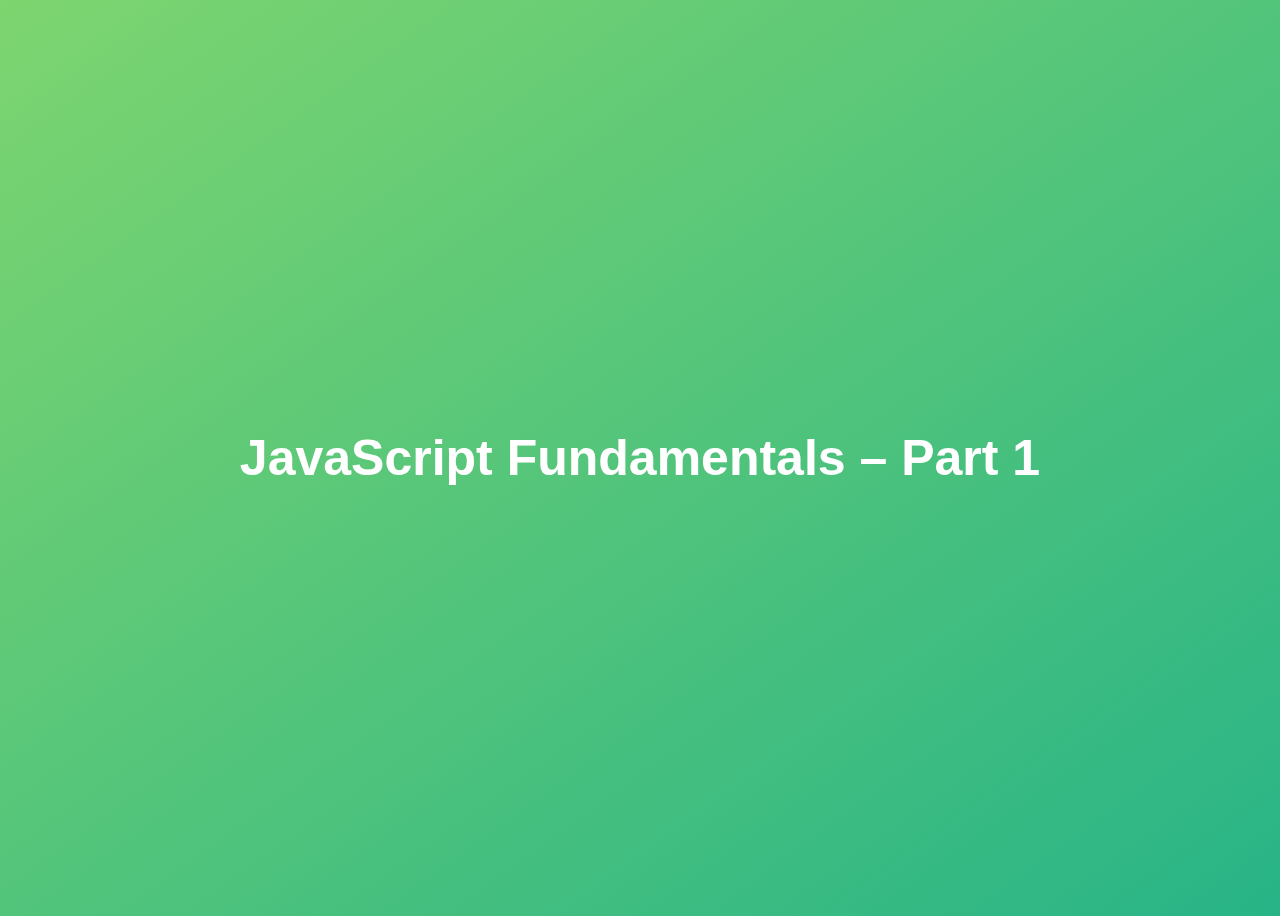
<file: 01-Fundamentals-Part-1/final/index.html>
<!DOCTYPE html>
<html lang="en">
  <head>
    <meta charset="UTF-8" />
    <meta name="viewport" content="width=device-width, initial-scale=1.0" />
    <meta http-equiv="X-UA-Compatible" content="ie=edge" />
    <title>JavaScript Fundamentals – Part 1</title>
    <style>
      body {
        height: 100vh;
        display: flex;
        align-items: center;
        background: linear-gradient(to top left, #28b487, #7dd56f);
      }
      h1 {
        font-family: sans-serif;
        font-size: 50px;
        line-height: 1.3;
        width: 100%;
        padding: 30px;
        text-align: center;
        color: white;
      }
    </style>
  </head>
  <body>
    <h1>JavaScript Fundamentals – Part 1</h1>

    <script src="script.js"></script>
  </body>
</html>
</file>
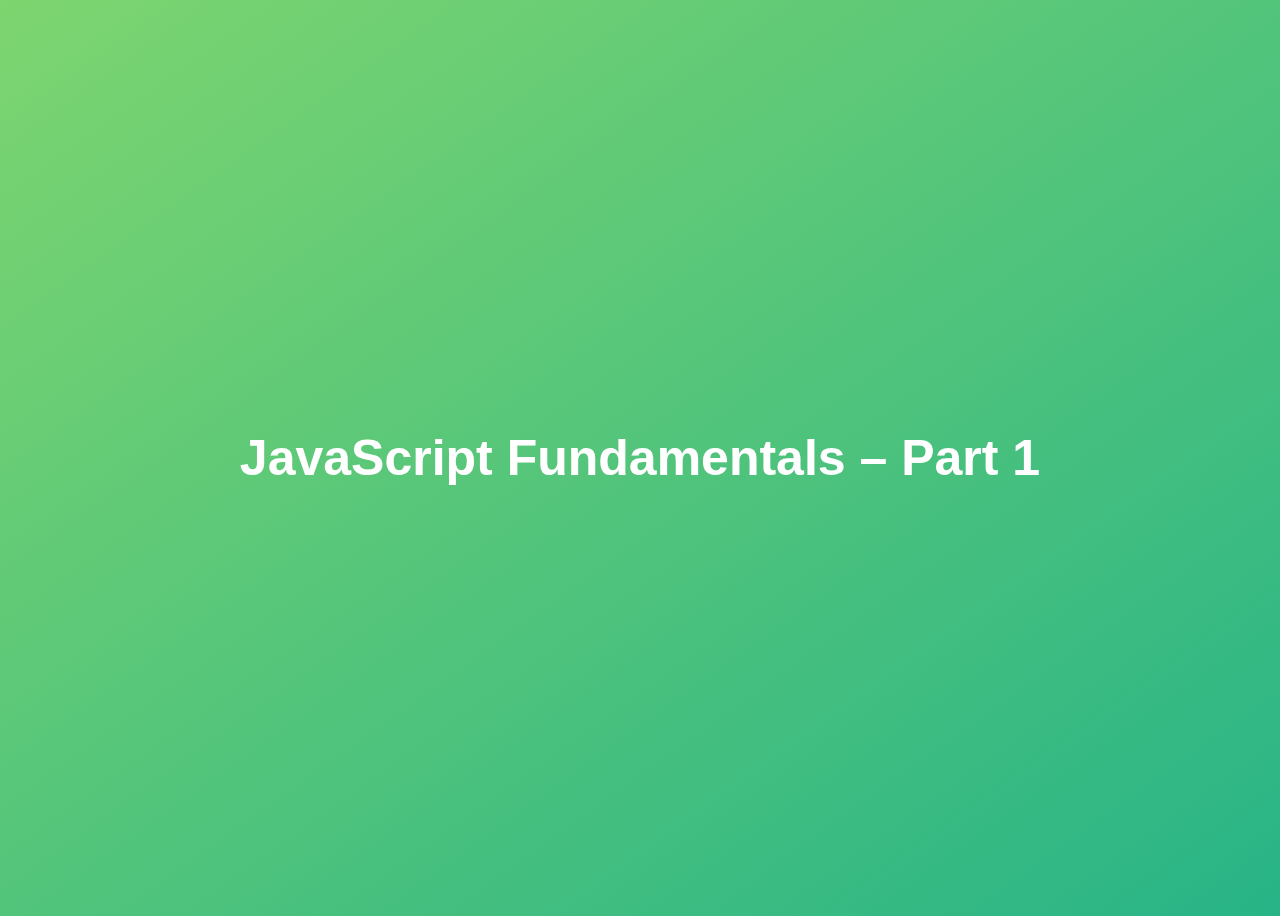
<file: 01-Fundamentals-Part-1/starter/index.html>
<!DOCTYPE html>
<html lang="en">
  <head>
    <meta charset="UTF-8" />
    <meta name="viewport" content="width=device-width, initial-scale=1.0" />
    <meta http-equiv="X-UA-Compatible" content="ie=edge" />
    <title>JavaScript Fundamentals – Part 1</title>
    <style>
      body {
        height: 100vh;
        display: flex;
        align-items: center;
        background: linear-gradient(to top left, #28b487, #7dd56f);
      }
      h1 {
        font-family: sans-serif;
        font-size: 50px;
        line-height: 1.3;
        width: 100%;
        padding: 30px;
        text-align: center;
        color: white;
      }
    </style>

    <script src="script.js"></script>
  </head>
  <body>
    <h1>JavaScript Fundamentals – Part 1</h1>
  </body>
</html>
</file>
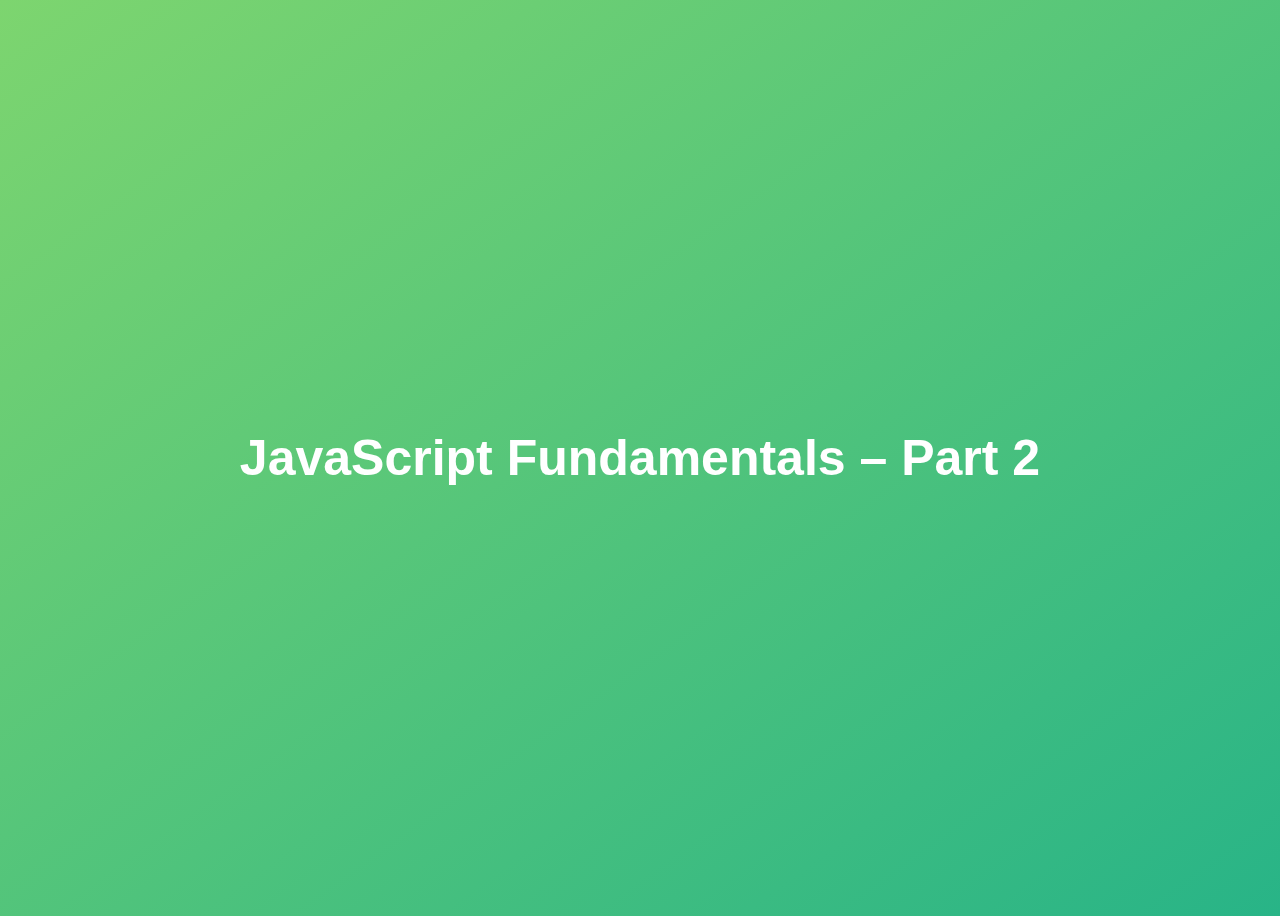
<file: 02-Fundamentals-Part-2/final/index.html>
<!DOCTYPE html>
<html lang="en">
  <head>
    <meta charset="UTF-8" />
    <meta name="viewport" content="width=device-width, initial-scale=1.0" />
    <meta http-equiv="X-UA-Compatible" content="ie=edge" />
    <title>JavaScript Fundamentals – Part 2</title>
    <style>
      body {
        height: 100vh;
        display: flex;
        align-items: center;
        background: linear-gradient(to top left, #28b487, #7dd56f);
      }
      h1 {
        font-family: sans-serif;
        font-size: 50px;
        line-height: 1.3;
        width: 100%;
        padding: 30px;
        text-align: center;
        color: white;
      }
    </style>
  </head>
  <body>
    <h1>JavaScript Fundamentals – Part 2</h1>
    <script src="script.js"></script>
  </body>
</html>
</file>
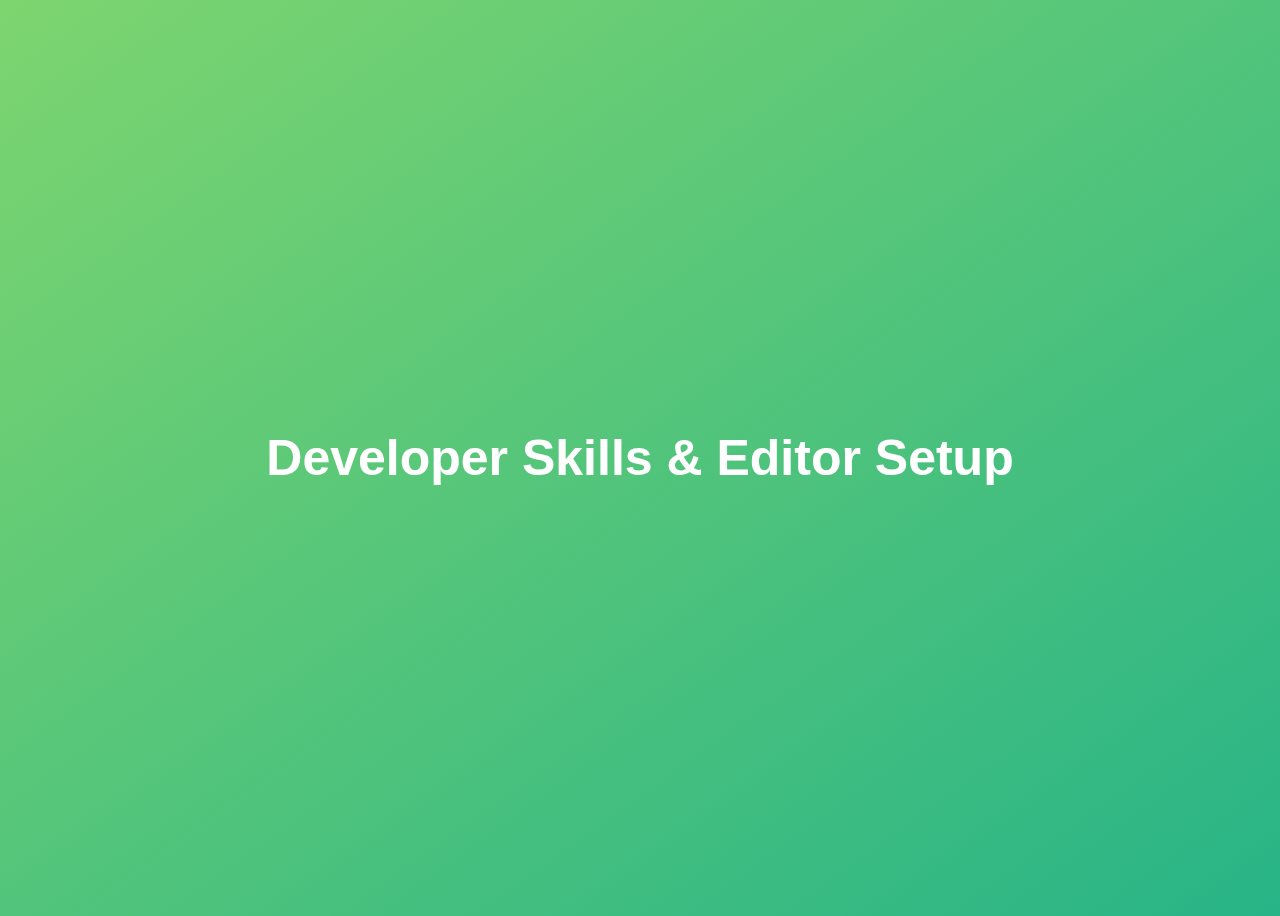
<file: 03-Developer-Skills/final/index.html>
<!DOCTYPE html>
<html lang="en">
  <head>
    <meta charset="UTF-8" />
    <meta name="viewport" content="width=device-width, initial-scale=1.0" />
    <meta http-equiv="X-UA-Compatible" content="ie=edge" />
    <title>Developer Skills & Editor Setup</title>
    <style>
      body {
        height: 100vh;
        display: flex;
        align-items: center;
        background: linear-gradient(to top left, #28b487, #7dd56f);
      }
      h1 {
        font-family: sans-serif;
        font-size: 50px;
        line-height: 1.3;
        width: 100%;
        padding: 30px;
        text-align: center;
        color: white;
      }
    </style>
  </head>
  <body>
    <h1>Developer Skills & Editor Setup</h1>
    <script src="script.js"></script>
  </body>
</html>
</file>
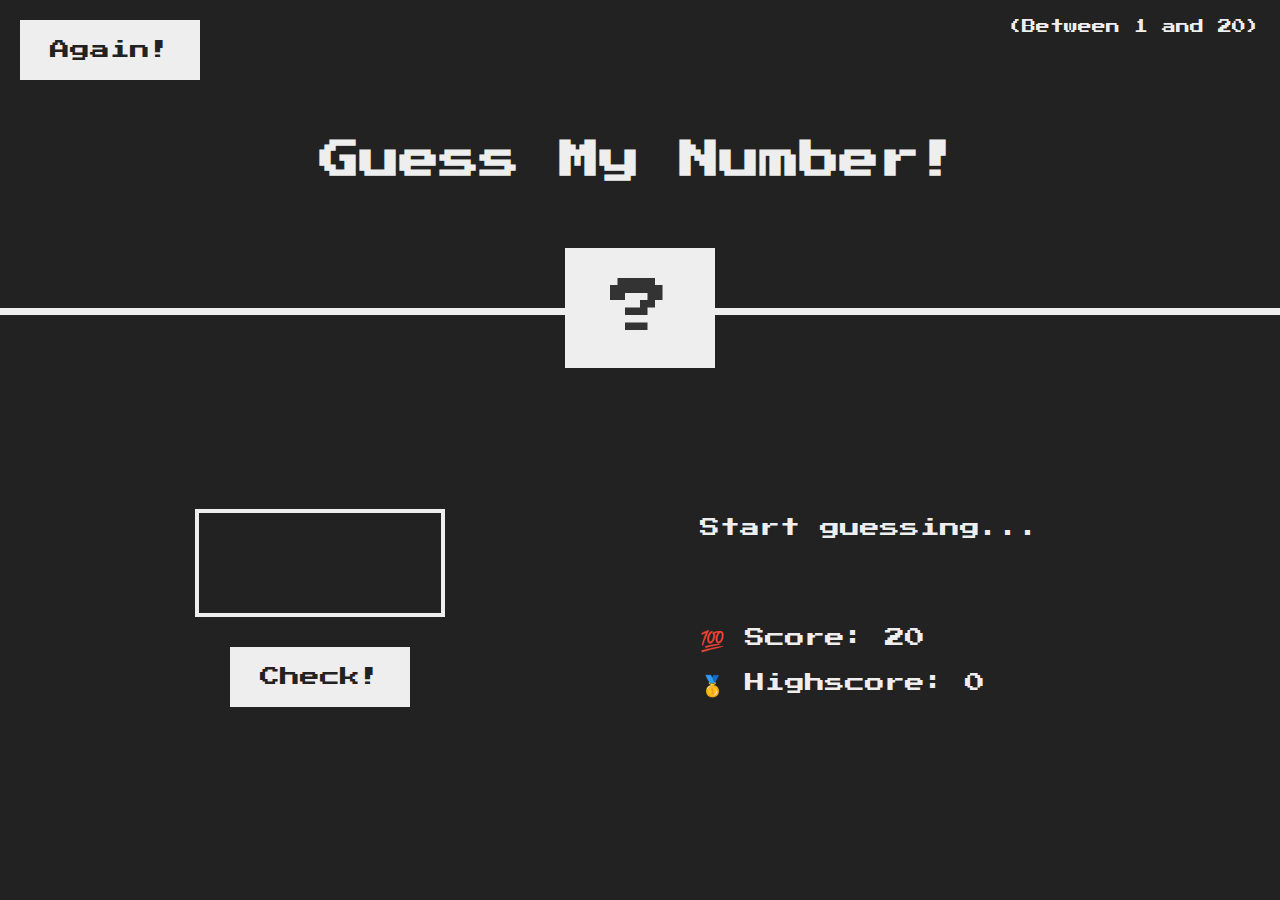
<file: 05-Guess-My-Number/final/index.html>
<!DOCTYPE html>
<html lang="en">
  <head>
    <meta charset="UTF-8" />
    <meta name="viewport" content="width=device-width, initial-scale=1.0" />
    <meta http-equiv="X-UA-Compatible" content="ie=edge" />
    <link rel="stylesheet" href="style.css" />
    <title>Guess My Number!</title>
  </head>
  <body>
    <header>
      <h1>Guess My Number!</h1>
      <p class="between">(Between 1 and 20)</p>
      <button class="btn again">Again!</button>
      <div class="number">?</div>
    </header>
    <main>
      <section class="left">
        <input type="number" class="guess" />
        <button class="btn check">Check!</button>
      </section>
      <section class="right">
        <p class="message">Start guessing...</p>
        <p class="label-score">💯 Score: <span class="score">20</span></p>
        <p class="label-highscore">
          🥇 Highscore: <span class="highscore">0</span>
        </p>
      </section>
    </main>
    <script src="script.js"></script>
  </body>
</html>
</file>
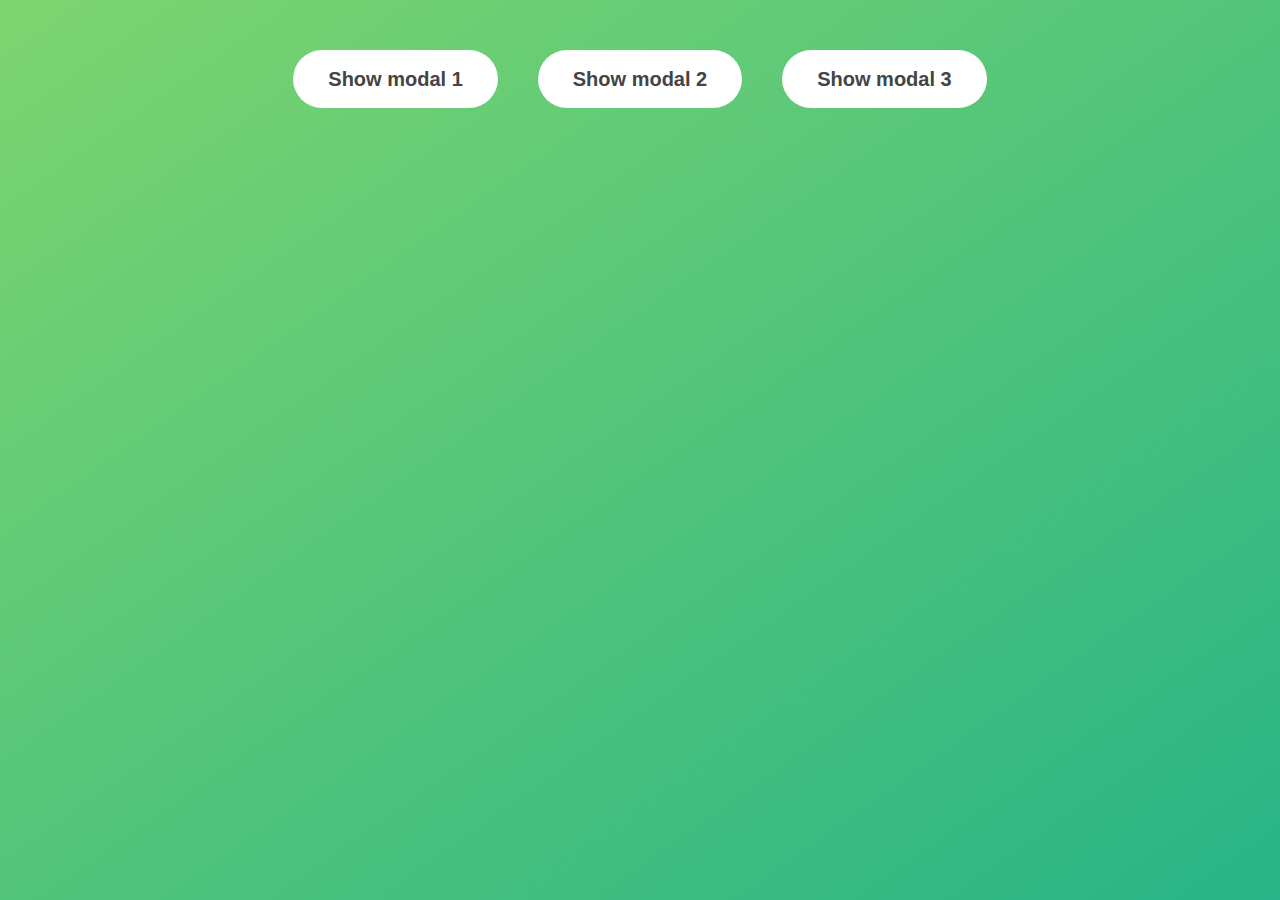
<file: 06-Modal/final/index.html>
<!DOCTYPE html>
<html lang="en">
  <head>
    <meta charset="UTF-8" />
    <meta name="viewport" content="width=device-width, initial-scale=1.0" />
    <meta http-equiv="X-UA-Compatible" content="ie=edge" />
    <link rel="stylesheet" href="style.css" />
    <title>Modal window</title>
  </head>
  <body>
    <button class="show-modal">Show modal 1</button>
    <button class="show-modal">Show modal 2</button>
    <button class="show-modal">Show modal 3</button>

    <div class="modal hidden">
      <button class="close-modal">&times;</button>
      <h1>I'm a modal window 😍</h1>
      <p>
        Lorem ipsum dolor sit amet, consectetur adipisicing elit, sed do eiusmod
        tempor incididunt ut labore et dolore magna aliqua. Ut enim ad minim
        veniam, quis nostrud exercitation ullamco laboris nisi ut aliquip ex ea
        commodo consequat. Duis aute irure dolor in reprehenderit in voluptate
        velit esse cillum dolore eu fugiat nulla pariatur. Excepteur sint
        occaecat cupidatat non proident, sunt in culpa qui officia deserunt
        mollit anim id est laborum.
      </p>
    </div>
    <div class="overlay hidden"></div>

    <script src="script.js"></script>
  </body>
</html>
</file>
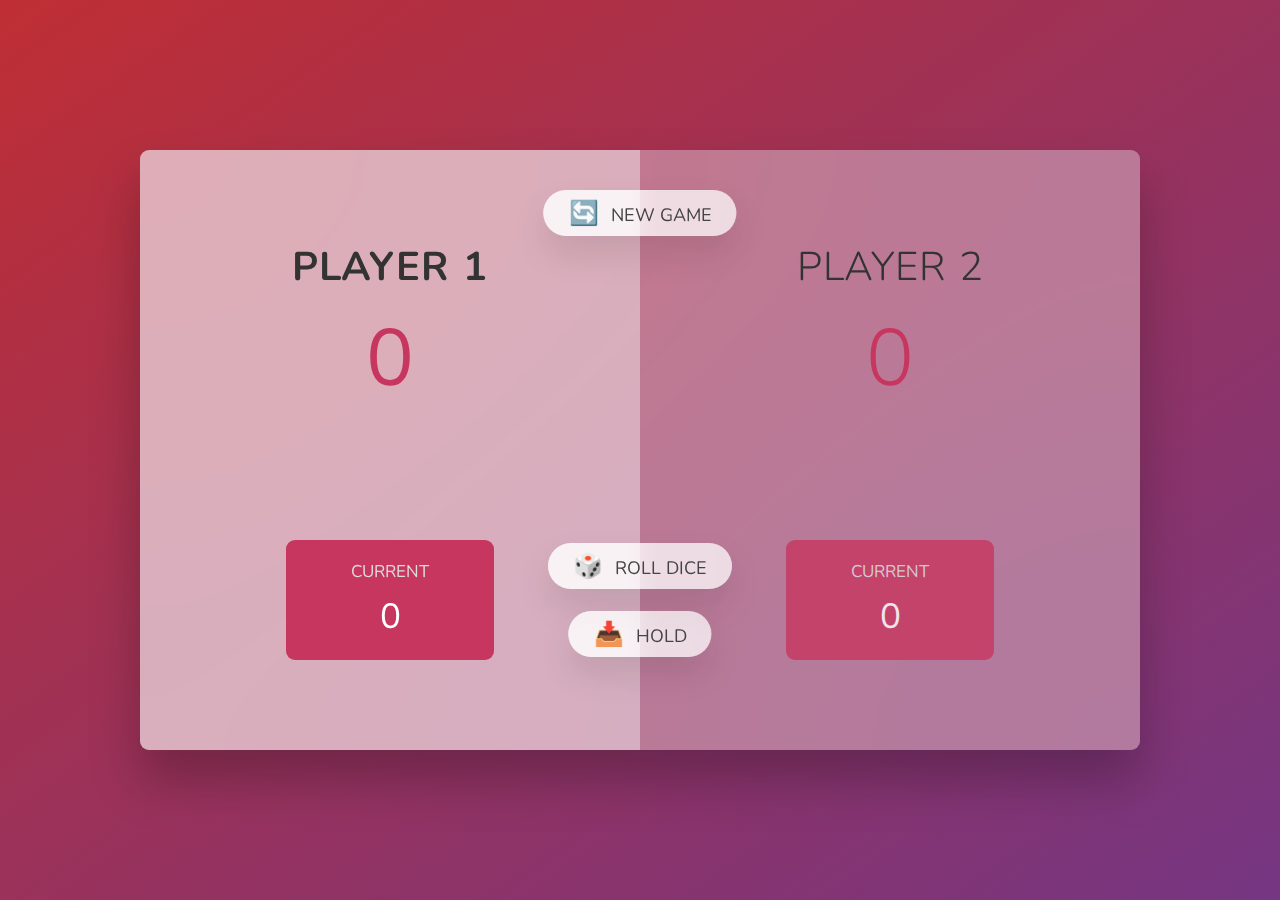
<file: 07-Pig-Game/final/index.html>
<!DOCTYPE html>
<html lang="en">
  <head>
    <meta charset="UTF-8" />
    <meta name="viewport" content="width=device-width, initial-scale=1.0" />
    <meta http-equiv="X-UA-Compatible" content="ie=edge" />
    <link rel="stylesheet" href="style.css" />
    <title>Pig Game</title>
  </head>
  <body>
    <main>
      <section class="player player--0 player--active">
        <h2 class="name" id="name--0">Player 1</h2>
        <p class="score" id="score--0">43</p>
        <div class="current">
          <p class="current-label">Current</p>
          <p class="current-score" id="current--0">0</p>
        </div>
      </section>
      <section class="player player--1">
        <h2 class="name" id="name--1">Player 2</h2>
        <p class="score" id="score--1">24</p>
        <div class="current">
          <p class="current-label">Current</p>
          <p class="current-score" id="current--1">0</p>
        </div>
      </section>

      <img src="dice-5.png" alt="Playing dice" class="dice" />
      <button class="btn btn--new">🔄 New game</button>
      <button class="btn btn--roll">🎲 Roll dice</button>
      <button class="btn btn--hold">📥 Hold</button>
    </main>
    <script src="script.js"></script>
  </body>
</html>
</file>
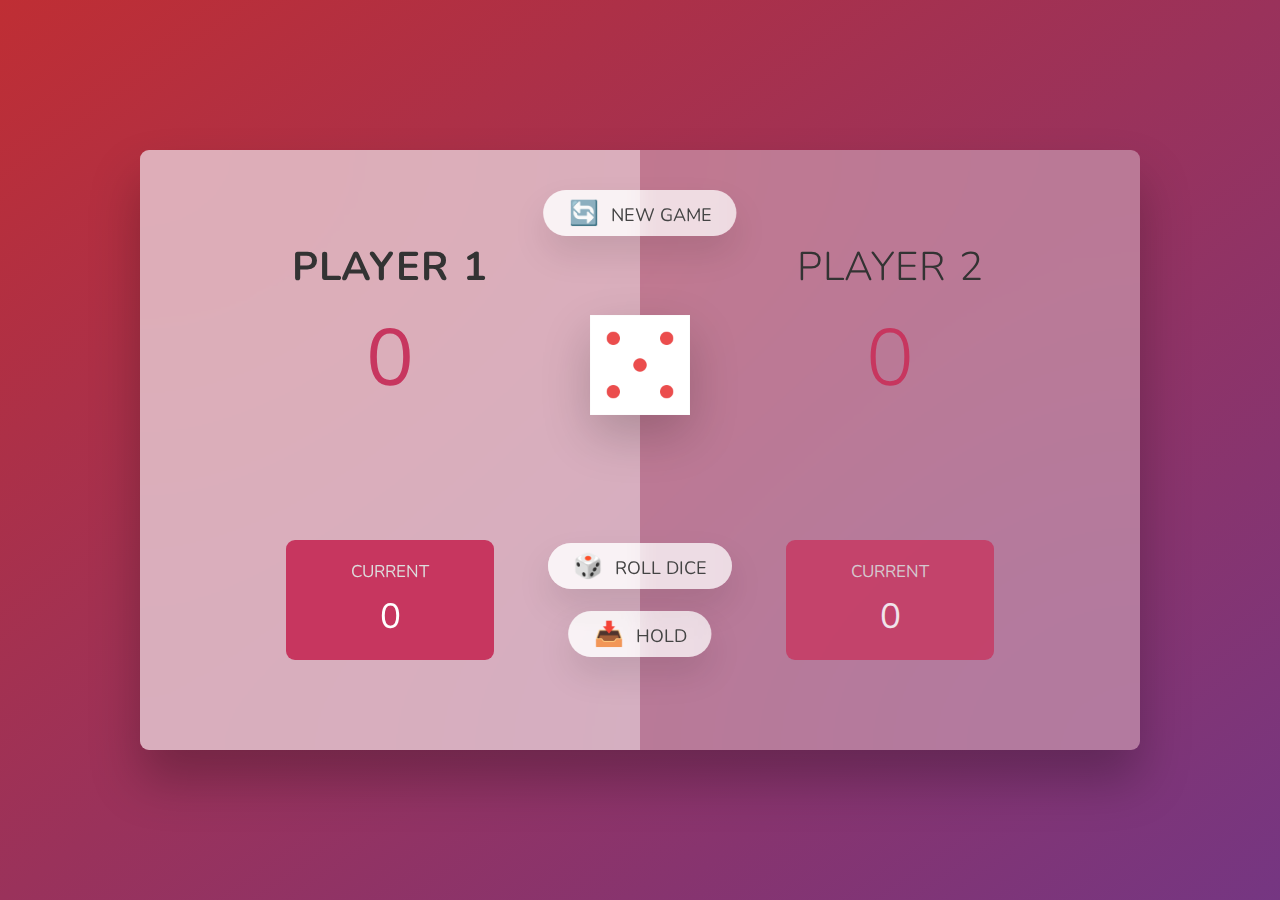
<file: 07-Pig-Game/starter/index.html>
<!DOCTYPE html>
<html lang="en">
  <head>
    <meta charset="UTF-8" />
    <meta name="viewport" content="width=device-width, initial-scale=1.0" />
    <meta http-equiv="X-UA-Compatible" content="ie=edge" />
    <link rel="stylesheet" href="style.css" />
    <title>Pig Game</title>
  </head>
  <body>
    <main>
      <section class="player player--0 player--active">
        <h2 class="name" id="name--0">Player 1</h2>
        <p class="score" id="score--0">0</p>
        <div class="current">
          <p class="current-label">Current</p>
          <p class="current-score" id="current--0">0</p>
        </div>
      </section>
      <section class="player player--1">
        <h2 class="name" id="name--1">Player 2</h2>
        <p class="score" id="score--1">0</p>
        <div class="current">
          <p class="current-label">Current</p>
          <p class="current-score" id="current--1">0</p>
        </div>
      </section>

      <img src="dice-5.png" alt="Playing dice" class="dice" />
      <button class="btn btn--new">🔄 New game</button>
      <button class="btn btn--roll">🎲 Roll dice</button>
      <button class="btn btn--hold">📥 Hold</button>
    </main>
    <script src="script.js"></script>
  </body>
</html>
</file>
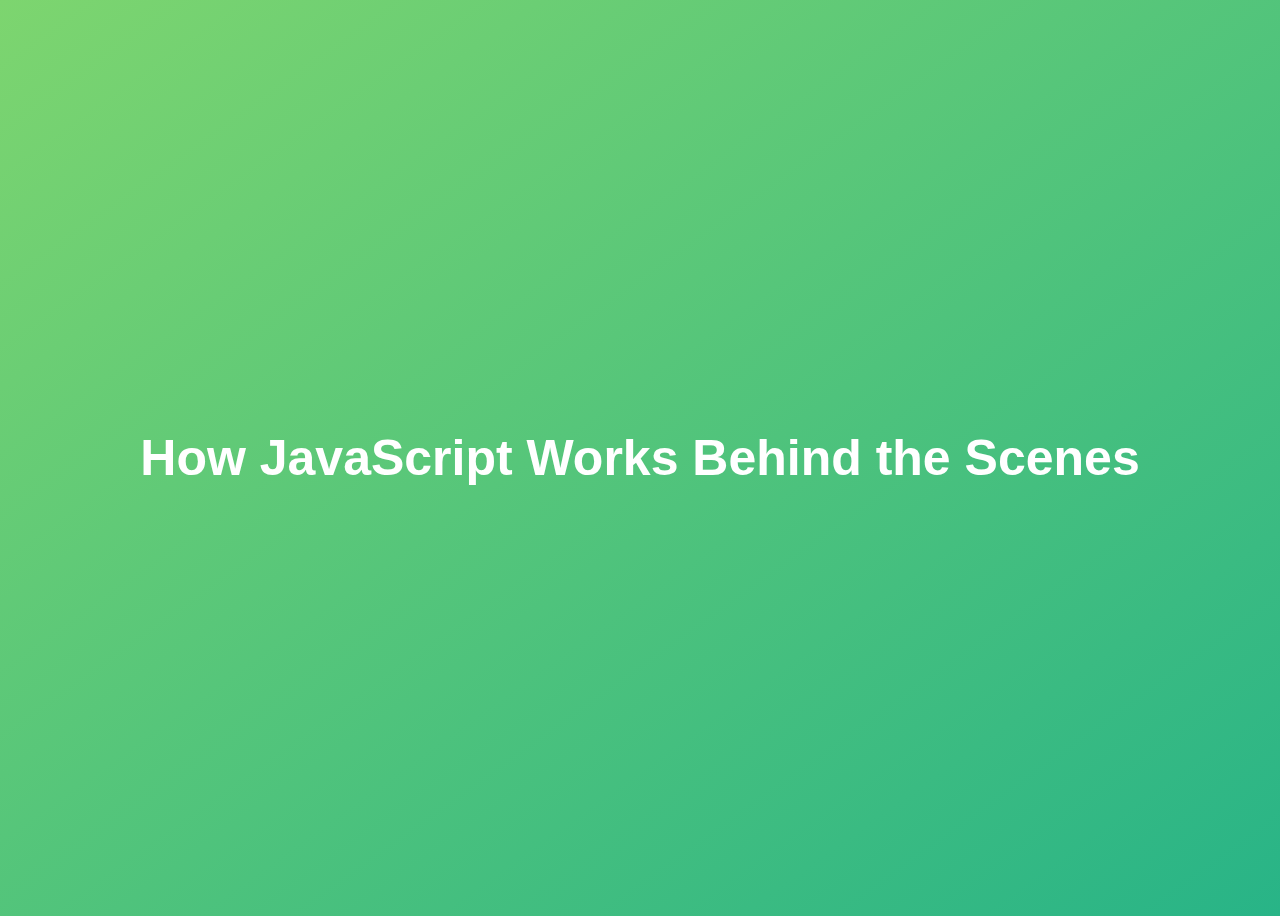
<file: 08-Behind-the-Scenes/final/index.html>
<!DOCTYPE html>
<html lang="en">
  <head>
    <meta charset="UTF-8" />
    <meta name="viewport" content="width=device-width, initial-scale=1.0" />
    <meta http-equiv="X-UA-Compatible" content="ie=edge" />
    <title>How JavaScript Works Behind the Scenes</title>
    <style>
      body {
        height: 100vh;
        display: flex;
        align-items: center;
        background: linear-gradient(to top left, #28b487, #7dd56f);
      }
      h1 {
        font-family: sans-serif;
        font-size: 50px;
        line-height: 1.3;
        width: 100%;
        padding: 30px;
        text-align: center;
        color: white;
      }
    </style>
  </head>
  <body>
    <h1>How JavaScript Works Behind the Scenes</h1>
    <script src="script.js"></script>
  </body>
</html>
</file>
<file: 05-Guess-My-Number/final/style.css>
@import url('https://fonts.googleapis.com/css?family=Press+Start+2P&display=swap');

* {
  margin: 0;
  padding: 0;
  box-sizing: inherit;
}

html {
  font-size: 62.5%;
  box-sizing: border-box;
}

body {
  font-family: 'Press Start 2P', sans-serif;
  color: #eee;
  background-color: #222;
  /* background-color: #60b347; */
}

/* LAYOUT */
header {
  position: relative;
  height: 35vh;
  border-bottom: 7px solid #eee;
}

main {
  height: 65vh;
  color: #eee;
  display: flex;
  align-items: center;
  justify-content: space-around;
}

.left {
  width: 52rem;
  display: flex;
  flex-direction: column;
  align-items: center;
}

.right {
  width: 52rem;
  font-size: 2rem;
}

/* ELEMENTS STYLE */
h1 {
  font-size: 4rem;
  text-align: center;
  position: absolute;
  width: 100%;
  top: 52%;
  left: 50%;
  transform: translate(-50%, -50%);
}

.number {
  background: #eee;
  color: #333;
  font-size: 6rem;
  width: 15rem;
  padding: 3rem 0rem;
  text-align: center;
  position: absolute;
  bottom: 0;
  left: 50%;
  transform: translate(-50%, 50%);
}

.between {
  font-size: 1.4rem;
  position: absolute;
  top: 2rem;
  right: 2rem;
}

.again {
  position: absolute;
  top: 2rem;
  left: 2rem;
}

.guess {
  background: none;
  border: 4px solid #eee;
  font-family: inherit;
  color: inherit;
  font-size: 5rem;
  padding: 2.5rem;
  width: 25rem;
  text-align: center;
  display: block;
  margin-bottom: 3rem;
}

.btn {
  border: none;
  background-color: #eee;
  color: #222;
  font-size: 2rem;
  font-family: inherit;
  padding: 2rem 3rem;
  cursor: pointer;
}

.btn:hover {
  background-color: #ccc;
}

.message {
  margin-bottom: 8rem;
  height: 3rem;
}

.label-score {
  margin-bottom: 2rem;
}
</file>
<file: 06-Modal/final/style.css>
* {
  margin: 0;
  padding: 0;
  box-sizing: inherit;
}

html {
  font-size: 62.5%;
  box-sizing: border-box;
}

body {
  font-family: sans-serif;
  color: #333;
  line-height: 1.5;
  height: 100vh;
  position: relative;
  display: flex;
  align-items: flex-start;
  justify-content: center;
  background: linear-gradient(to top left, #28b487, #7dd56f);
}

.show-modal {
  font-size: 2rem;
  font-weight: 600;
  padding: 1.75rem 3.5rem;
  margin: 5rem 2rem;
  border: none;
  background-color: #fff;
  color: #444;
  border-radius: 10rem;
  cursor: pointer;
}

.close-modal {
  position: absolute;
  top: 1.2rem;
  right: 2rem;
  font-size: 5rem;
  color: #333;
  cursor: pointer;
  border: none;
  background: none;
}

h1 {
  font-size: 2.5rem;
  margin-bottom: 2rem;
}

p {
  font-size: 1.8rem;
}

/* -------------------------- */
/* CLASSES TO MAKE MODAL WORK */
.hidden {
  display: none;
}

.modal {
  position: absolute;
  top: 50%;
  left: 50%;
  transform: translate(-50%, -50%);
  width: 70%;

  background-color: white;
  padding: 6rem;
  border-radius: 5px;
  box-shadow: 0 3rem 5rem rgba(0, 0, 0, 0.3);
  z-index: 10;
}

.overlay {
  position: absolute;
  top: 0;
  left: 0;
  width: 100%;
  height: 100%;
  background-color: rgba(0, 0, 0, 0.6);
  backdrop-filter: blur(3px);
  z-index: 5;
}
</file>
<file: 07-Pig-Game/final/style.css>
@import url('https://fonts.googleapis.com/css2?family=Nunito&display=swap');

* {
  margin: 0;
  padding: 0;
  box-sizing: inherit;
}

html {
  font-size: 62.5%;
  box-sizing: border-box;
}

body {
  font-family: 'Nunito', sans-serif;
  font-weight: 400;
  height: 100vh;
  color: #333;
  background-image: linear-gradient(to top left, #753682 0%, #bf2e34 100%);
  display: flex;
  align-items: center;
  justify-content: center;
}

/* LAYOUT */
main {
  position: relative;
  width: 100rem;
  height: 60rem;
  background-color: rgba(255, 255, 255, 0.35);
  backdrop-filter: blur(200px);
  filter: blur();
  box-shadow: 0 3rem 5rem rgba(0, 0, 0, 0.25);
  border-radius: 9px;
  overflow: hidden;
  display: flex;
}

.player {
  flex: 50%;
  padding: 9rem;
  display: flex;
  flex-direction: column;
  align-items: center;
  transition: all 0.75s;
}

/* ELEMENTS */
.name {
  position: relative;
  font-size: 4rem;
  text-transform: uppercase;
  letter-spacing: 1px;
  word-spacing: 2px;
  font-weight: 300;
  margin-bottom: 1rem;
}

.score {
  font-size: 8rem;
  font-weight: 300;
  color: #c7365f;
  margin-bottom: auto;
}

.player--active {
  background-color: rgba(255, 255, 255, 0.4);
}
.player--active .name {
  font-weight: 700;
}
.player--active .score {
  font-weight: 400;
}

.player--active .current {
  opacity: 1;
}

.current {
  background-color: #c7365f;
  opacity: 0.8;
  border-radius: 9px;
  color: #fff;
  width: 65%;
  padding: 2rem;
  text-align: center;
  transition: all 0.75s;
}

.current-label {
  text-transform: uppercase;
  margin-bottom: 1rem;
  font-size: 1.7rem;
  color: #ddd;
}

.current-score {
  font-size: 3.5rem;
}

/* ABSOLUTE POSITIONED ELEMENTS */
.btn {
  position: absolute;
  left: 50%;
  transform: translateX(-50%);
  color: #444;
  background: none;
  border: none;
  font-family: inherit;
  font-size: 1.8rem;
  text-transform: uppercase;
  cursor: pointer;
  font-weight: 400;
  transition: all 0.2s;

  background-color: white;
  background-color: rgba(255, 255, 255, 0.6);
  backdrop-filter: blur(10px);

  padding: 0.7rem 2.5rem;
  border-radius: 50rem;
  box-shadow: 0 1.75rem 3.5rem rgba(0, 0, 0, 0.1);
}

.btn::first-letter {
  font-size: 2.4rem;
  display: inline-block;
  margin-right: 0.7rem;
}

.btn--new {
  top: 4rem;
}
.btn--roll {
  top: 39.3rem;
}
.btn--hold {
  top: 46.1rem;
}

.btn:active {
  transform: translate(-50%, 3px);
  box-shadow: 0 1rem 2rem rgba(0, 0, 0, 0.15);
}

.btn:focus {
  outline: none;
}

.dice {
  position: absolute;
  left: 50%;
  top: 16.5rem;
  transform: translateX(-50%);
  height: 10rem;
  box-shadow: 0 2rem 5rem rgba(0, 0, 0, 0.2);
}

.player--winner {
  background-color: #2f2f2f;
}

.player--winner .name {
  font-weight: 700;
  color: #c7365f;
}

.hidden {
  display: none;
}
</file>
<file: 07-Pig-Game/starter/style.css>
@import url('https://fonts.googleapis.com/css2?family=Nunito&display=swap');

* {
  margin: 0;
  padding: 0;
  box-sizing: inherit;
}

html {
  font-size: 62.5%;
  box-sizing: border-box;
}

body {
  font-family: 'Nunito', sans-serif;
  font-weight: 400;
  height: 100vh;
  color: #333;
  background-image: linear-gradient(to top left, #753682 0%, #bf2e34 100%);
  display: flex;
  align-items: center;
  justify-content: center;
}

/* LAYOUT */
main {
  position: relative;
  width: 100rem;
  height: 60rem;
  background-color: rgba(255, 255, 255, 0.35);
  backdrop-filter: blur(200px);
  filter: blur();
  box-shadow: 0 3rem 5rem rgba(0, 0, 0, 0.25);
  border-radius: 9px;
  overflow: hidden;
  display: flex;
}

.player {
  flex: 50%;
  padding: 9rem;
  display: flex;
  flex-direction: column;
  align-items: center;
  transition: all 0.75s;
}

/* ELEMENTS */
.name {
  position: relative;
  font-size: 4rem;
  text-transform: uppercase;
  letter-spacing: 1px;
  word-spacing: 2px;
  font-weight: 300;
  margin-bottom: 1rem;
}

.score {
  font-size: 8rem;
  font-weight: 300;
  color: #c7365f;
  margin-bottom: auto;
}

.player--active {
  background-color: rgba(255, 255, 255, 0.4);
}
.player--active .name {
  font-weight: 700;
}
.player--active .score {
  font-weight: 400;
}

.player--active .current {
  opacity: 1;
}

.current {
  background-color: #c7365f;
  opacity: 0.8;
  border-radius: 9px;
  color: #fff;
  width: 65%;
  padding: 2rem;
  text-align: center;
  transition: all 0.75s;
}

.current-label {
  text-transform: uppercase;
  margin-bottom: 1rem;
  font-size: 1.7rem;
  color: #ddd;
}

.current-score {
  font-size: 3.5rem;
}

/* ABSOLUTE POSITIONED ELEMENTS */
.btn {
  position: absolute;
  left: 50%;
  transform: translateX(-50%);
  color: #444;
  background: none;
  border: none;
  font-family: inherit;
  font-size: 1.8rem;
  text-transform: uppercase;
  cursor: pointer;
  font-weight: 400;
  transition: all 0.2s;

  background-color: white;
  background-color: rgba(255, 255, 255, 0.6);
  backdrop-filter: blur(10px);

  padding: 0.7rem 2.5rem;
  border-radius: 50rem;
  box-shadow: 0 1.75rem 3.5rem rgba(0, 0, 0, 0.1);
}

.btn::first-letter {
  font-size: 2.4rem;
  display: inline-block;
  margin-right: 0.7rem;
}

.btn--new {
  top: 4rem;
}
.btn--roll {
  top: 39.3rem;
}
.btn--hold {
  top: 46.1rem;
}

.btn:active {
  transform: translate(-50%, 3px);
  box-shadow: 0 1rem 2rem rgba(0, 0, 0, 0.15);
}

.btn:focus {
  outline: none;
}

.dice {
  position: absolute;
  left: 50%;
  top: 16.5rem;
  transform: translateX(-50%);
  height: 10rem;
  box-shadow: 0 2rem 5rem rgba(0, 0, 0, 0.2);
}

.player--winner {
  background-color: #2f2f2f;
}

.player--winner .name {
  font-weight: 700;
  color: #c7365f;
}
</file>
